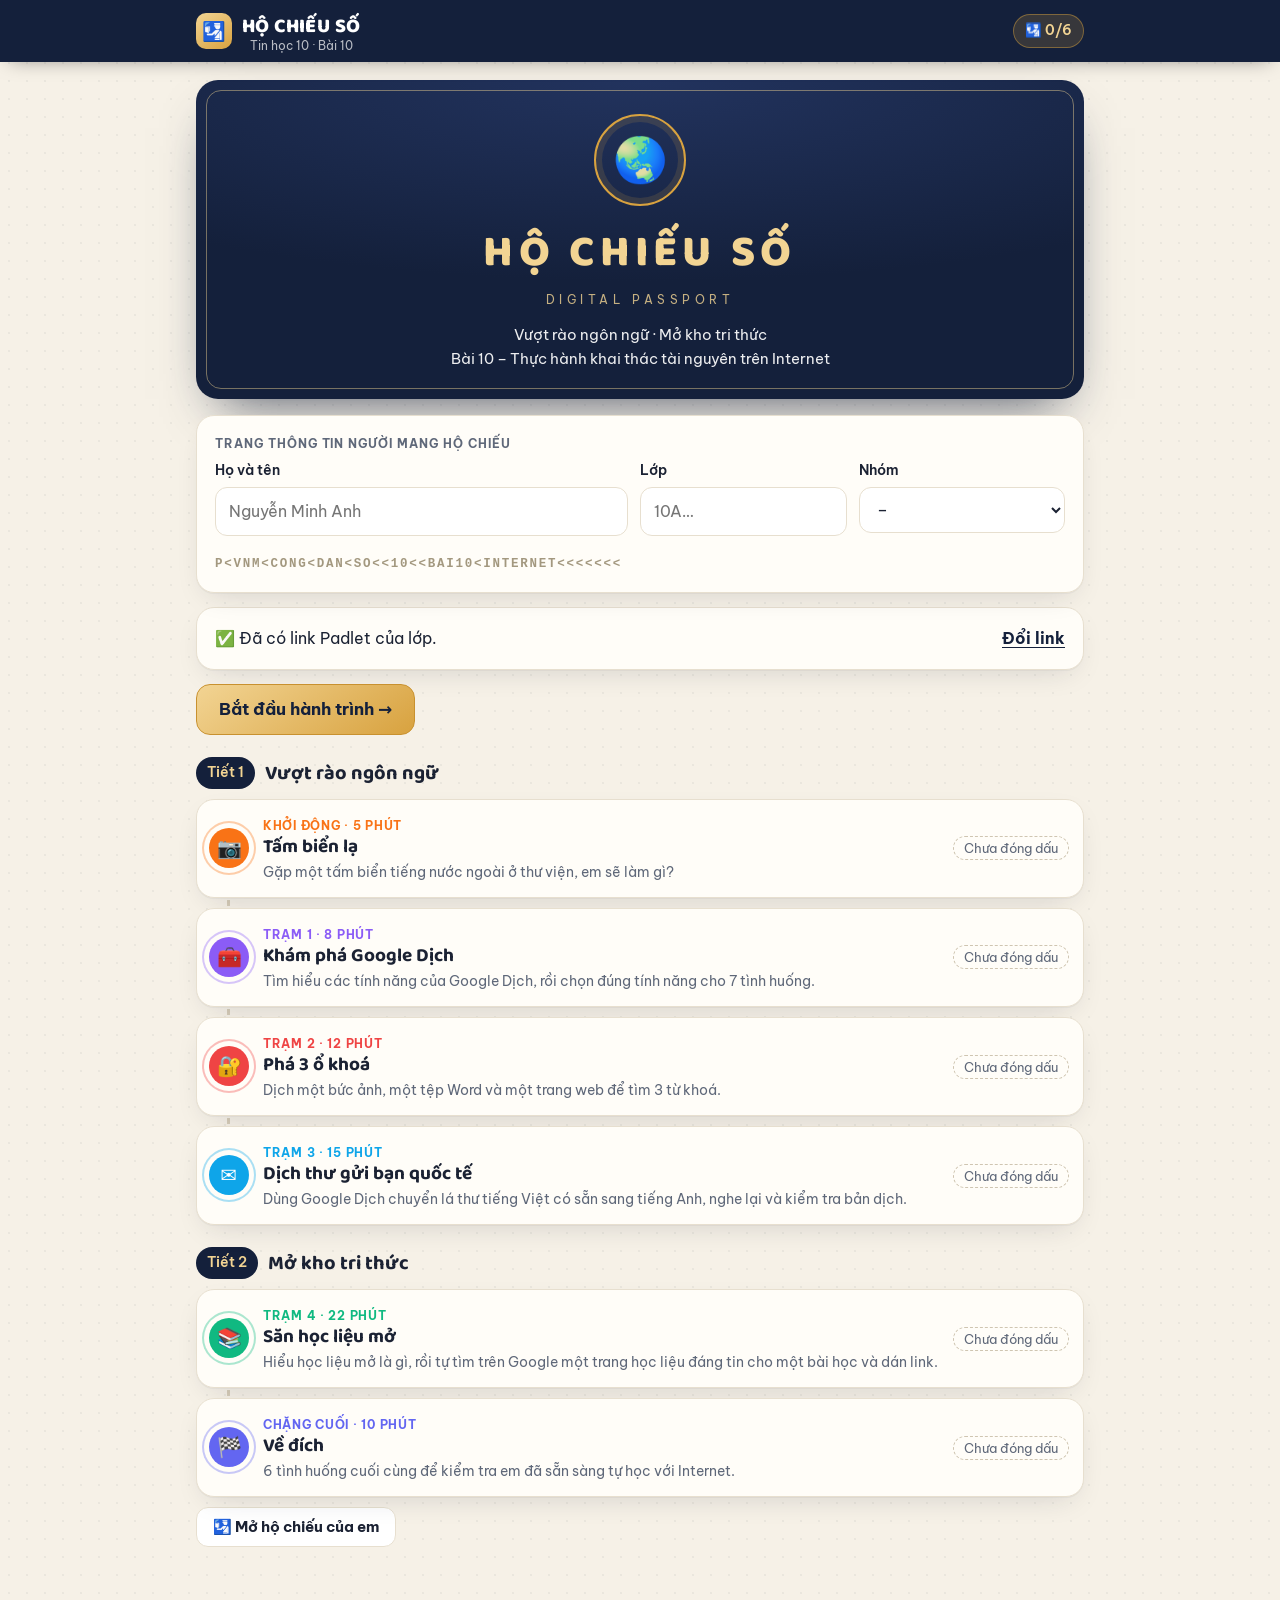
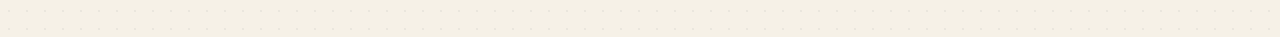
<file: index.html>
<!doctype html>
<html lang="vi">
<head>
<meta charset="utf-8">
<meta name="viewport" content="width=device-width, initial-scale=1">
<title>Hộ chiếu số – Bài 10</title>
<meta name="description" content="Hành trình khai thác tài nguyên trên Internet – Tin học 10">
<link rel="preconnect" href="https://fonts.googleapis.com">
<link rel="preconnect" href="https://fonts.gstatic.com" crossorigin>
<link href="https://fonts.googleapis.com/css2?family=Baloo+2:wght@600;700;800&family=Be+Vietnam+Pro:wght@400;500;600;700&display=swap" rel="stylesheet">
<link rel="stylesheet" href="css/style.css">
</head>
<body>
<header class="bar">
  <div class="bar-in">
    <button class="logo" data-nav="home" aria-label="Về bản đồ hành trình">
      <span class="logo-mark" aria-hidden="true">🛂</span>
      <span><b>HỘ CHIẾU SỐ</b><small>Tin học 10 · Bài 10</small></span>
    </button>
    <div class="bar-right">
      <span class="who" id="who"></span>
      <button class="pill gold" data-nav="passport" id="stampCount" style="cursor:pointer;background:rgba(216,162,63,.18)">🛂 0/6</button>
    </div>
  </div>
</header>
<main id="app" aria-live="polite"></main>
<div class="toast" id="toast" role="status"></div>

<script src="js/config.js"></script>
<script src="js/data.js"></script>
<script src="js/app.js"></script>
</body>
</html>
</file>
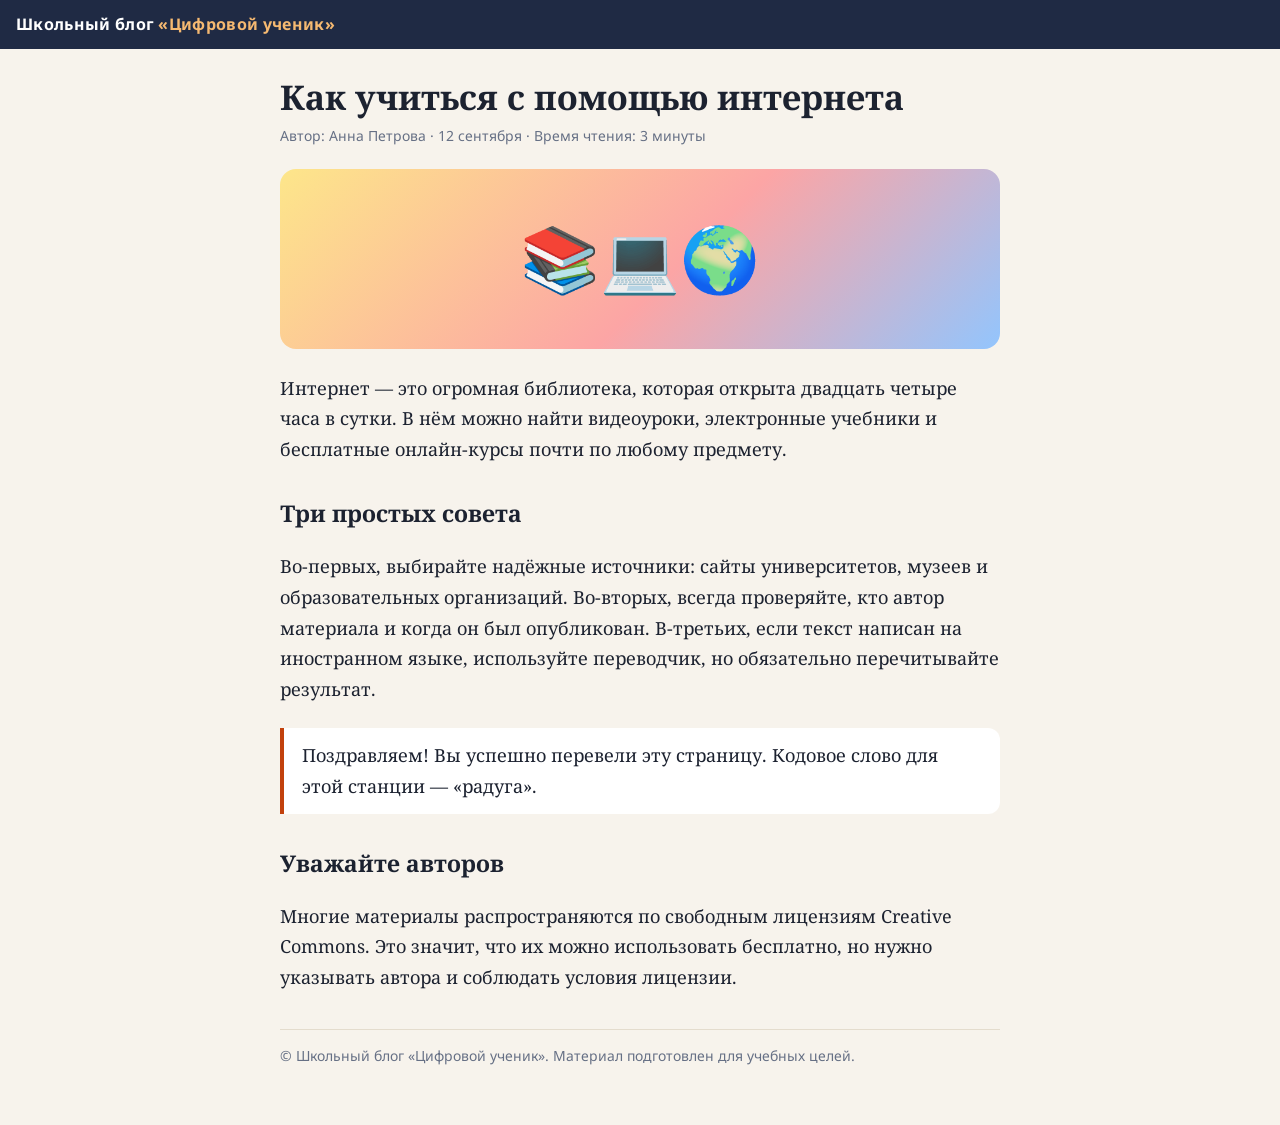
<file: assets/trang-nga.html>
<!doctype html>
<html lang="ru">
<head>
<meta charset="utf-8">
<meta name="viewport" content="width=device-width, initial-scale=1">
<title>Как учиться с помощью интернета – Школьный блог</title>
<!-- Noto Serif / Noto Sans có đủ chữ Nga (Cyrillic) và chữ Việt: khi dịch trang sang tiếng Việt không bị tách dấu -->
<link rel="preconnect" href="https://fonts.googleapis.com">
<link rel="preconnect" href="https://fonts.gstatic.com" crossorigin>
<link href="https://fonts.googleapis.com/css2?family=Noto+Sans:wght@400;700&family=Noto+Serif:wght@400;700&display=swap" rel="stylesheet">
<style>
  :root { --ink: #1c2230; --muted: #667085; --accent: #c2410c; --serif: "Noto Serif", "Times New Roman", serif; --sans: "Noto Sans", "Segoe UI", Arial, sans-serif; }
  body { margin: 0; background: #f7f3ec; color: var(--ink); font: 18px/1.7 var(--serif); }
  header { background: #1f2a44; color: #fff; padding: 14px 16px; font: 700 16px/1.3 var(--sans); letter-spacing: .02em; }
  header span { color: #f5b971; }
  article { max-width: 720px; margin: 0 auto; padding: 28px 16px 60px; }
  h1 { font-size: 34px; line-height: 1.2; margin: 0 0 8px; }
  .meta { color: var(--muted); font: 14px var(--sans); margin-bottom: 24px; }
  figure { margin: 0 0 24px; background: linear-gradient(135deg, #fde68a, #fca5a5 55%, #93c5fd); border-radius: 16px; height: 180px; display: grid; place-items: center; font-size: 64px; }
  h2 { font-size: 23px; margin: 30px 0 8px; }
  blockquote { margin: 24px 0; padding: 12px 18px; border-left: 4px solid var(--accent); background: #fff; border-radius: 0 12px 12px 0; }
  footer { color: var(--muted); font: 14px var(--sans); border-top: 1px solid #e4dccd; padding-top: 16px; margin-top: 36px; }
</style>
</head>
<body>
<header>Школьный блог <span>«Цифровой ученик»</span></header>
<article>
  <h1>Как учиться с помощью интернета</h1>
  <div class="meta">Автор: Анна Петрова · 12 сентября · Время чтения: 3 минуты</div>
  <figure aria-hidden="true">📚💻🌍</figure>
  <p>Интернет — это огромная библиотека, которая открыта двадцать четыре часа в сутки. В нём можно найти видеоуроки, электронные учебники и бесплатные онлайн-курсы почти по любому предмету.</p>
  <h2>Три простых совета</h2>
  <p>Во-первых, выбирайте надёжные источники: сайты университетов, музеев и образовательных организаций. Во-вторых, всегда проверяйте, кто автор материала и когда он был опубликован. В-третьих, если текст написан на иностранном языке, используйте переводчик, но обязательно перечитывайте результат.</p>
  <blockquote>Поздравляем! Вы успешно перевели эту страницу. Кодовое слово для этой станции — «радуга».</blockquote>
  <h2>Уважайте авторов</h2>
  <p>Многие материалы распространяются по свободным лицензиям Creative Commons. Это значит, что их можно использовать бесплатно, но нужно указывать автора и соблюдать условия лицензии.</p>
  <footer>© Школьный блог «Цифровой ученик». Материал подготовлен для учебных целей.</footer>
</article>
</body>
</html>
</file>
<file: css/style.css>
/* ============ HỘ CHIẾU SỐ – giao diện ============ */
:root {
  --paper: #f6f1e7;
  --paper-2: #efe7d8;
  --card: #fffdf8;
  --ink: #1b2233;
  --muted: #5f6879;
  --line: #e7dfcf;
  --navy: #14203b;
  --navy-2: #22335e;
  --gold: #d8a23f;
  --gold-2: #f2d493;
  --ok: #15803d;
  --ok-soft: #e4f6ea;
  --bad: #c2410c;
  --bad-soft: #fdece4;
  --c: #14203b; /* màu trạm hiện tại */
  --r: 18px;
  --shadow: 0 1px 0 rgba(27, 34, 51, .04), 0 10px 30px -12px rgba(27, 34, 51, .18);
  --head: "Baloo 2", "Be Vietnam Pro", system-ui, sans-serif;
  --body: "Be Vietnam Pro", "Segoe UI", system-ui, -apple-system, Roboto, sans-serif;
}
* { box-sizing: border-box; }
html { -webkit-text-size-adjust: 100%; }
body {
  margin: 0; color: var(--ink); font: 16px/1.6 var(--body);
  background: var(--paper) radial-gradient(rgba(27, 34, 51, .05) 1px, transparent 1.2px) 0 0 / 18px 18px;
  min-height: 100vh;
}
img { max-width: 100%; display: block; }
a { color: inherit; }
button, input, select, textarea { font: inherit; color: inherit; }
h1, h2, h3 { font-family: var(--head); line-height: 1.15; margin: 0; letter-spacing: -.005em; }
h1 { font-size: clamp(28px, 6vw, 40px); font-weight: 800; }
h2 { font-size: 23px; font-weight: 700; }
h3 { font-size: 19px; font-weight: 700; }
p { margin: 0 0 10px; }
.muted { color: var(--muted); }
.small { font-size: 14px; }
.hidden { display: none !important; }
:focus-visible { outline: 3px solid var(--gold); outline-offset: 2px; border-radius: 8px; }

/* ---------- thanh trên ---------- */
.bar { position: sticky; top: 0; z-index: 20; background: var(--navy); color: #fff; box-shadow: 0 6px 20px -10px rgba(0, 0, 0, .5); }
.bar-in { max-width: 920px; margin: 0 auto; padding: 10px 16px; display: flex; align-items: center; gap: 12px; }
.logo { display: flex; align-items: center; gap: 10px; text-decoration: none; background: none; border: 0; cursor: pointer; padding: 0; color: #fff; }
.logo-mark { width: 36px; height: 36px; border-radius: 10px; background: linear-gradient(145deg, var(--gold-2), var(--gold)); color: var(--navy); display: grid; place-items: center; font-size: 19px; }
.logo b { font-family: var(--head); font-size: 20px; font-weight: 800; letter-spacing: .02em; }
.logo small { display: block; font-size: 11.5px; opacity: .7; line-height: 1; margin-top: -2px; }
.bar-right { margin-left: auto; display: flex; align-items: center; gap: 8px; }
.pill { display: inline-flex; align-items: center; gap: 6px; padding: 5px 11px; border-radius: 999px; font-size: 13.5px; font-weight: 600; }
.pill.gold { background: rgba(216, 162, 63, .18); color: var(--gold-2); border: 1px solid rgba(216, 162, 63, .45); }
.bar .who { font-size: 13.5px; opacity: .85; max-width: 38vw; overflow: hidden; text-overflow: ellipsis; white-space: nowrap; }
.logo b, .logo small, .pill { white-space: nowrap; }
@media (max-width: 560px) {
  .bar .who, .logo small { display: none; }
  .logo b { font-size: 18px; }
  .logo-mark { width: 32px; height: 32px; font-size: 17px; }
}

main { max-width: 920px; margin: 0 auto; padding: 18px 16px 90px; }
.view { animation: rise .35s ease both; }
@keyframes rise { from { opacity: 0; transform: translateY(10px); } to { opacity: 1; transform: none; } }

/* ---------- thẻ & nút ---------- */
.card { background: var(--card); border: 1px solid var(--line); border-radius: var(--r); box-shadow: var(--shadow); padding: 18px; margin: 0 0 14px; }
.card.tint { background: color-mix(in srgb, var(--c) 7%, var(--card)); border-color: color-mix(in srgb, var(--c) 22%, var(--line)); }
.label { font-size: 12px; font-weight: 700; letter-spacing: .08em; text-transform: uppercase; color: var(--muted); margin-bottom: 6px; }
.row { display: flex; gap: 8px; flex-wrap: wrap; align-items: center; }
.grid2 { display: grid; grid-template-columns: 1fr 1fr; gap: 14px; }
@media (max-width: 680px) { .grid2 { grid-template-columns: 1fr; } }

.btn {
  display: inline-flex; align-items: center; justify-content: center; gap: 8px; cursor: pointer; text-decoration: none;
  border: 1.5px solid var(--line); background: #fff; color: var(--ink); border-radius: 12px;
  padding: 10px 16px; font-weight: 650; font-size: 15px; line-height: 1.2; transition: transform .08s, box-shadow .15s, background .15s;
}
.btn:hover { box-shadow: 0 4px 14px -6px rgba(27, 34, 51, .35); }
.btn:active { transform: translateY(1px); }
.btn.navy { background: var(--navy); border-color: var(--navy); color: #fff; }
.btn.go { background: var(--c); border-color: var(--c); color: #fff; }
.btn.gold { background: linear-gradient(145deg, var(--gold-2), var(--gold)); border-color: #c8912f; color: var(--navy); }
.btn.ghost { background: transparent; }
.btn.big { padding: 14px 22px; font-size: 17px; border-radius: 14px; }
.btn:disabled, .btn.disabled { opacity: .45; cursor: not-allowed; box-shadow: none; }
.btn.disabled { pointer-events: none; }
textarea:disabled, input:disabled { background: var(--paper-2); cursor: not-allowed; }
.link { background: none; border: 0; padding: 0; color: var(--c); font-weight: 650; cursor: pointer; text-decoration: underline; text-underline-offset: 3px; }

input[type=text], input[type=url], select, textarea {
  width: 100%; border: 1.5px solid var(--line); background: #fff; border-radius: 12px; padding: 11px 13px; transition: border-color .15s;
}
textarea { min-height: 96px; resize: vertical; line-height: 1.5; }
input:focus, select:focus, textarea:focus { outline: none; border-color: var(--c); box-shadow: 0 0 0 3px color-mix(in srgb, var(--c) 18%, transparent); }
.field { margin: 0 0 12px; }
.field > span { display: block; font-size: 14px; font-weight: 600; margin-bottom: 5px; }

/* ---------- bìa hộ chiếu ---------- */
.cover {
  position: relative; overflow: hidden; border-radius: 22px; color: var(--gold-2); text-align: center;
  padding: 34px 20px 28px; margin-bottom: 16px;
  background: radial-gradient(120% 90% at 50% 0%, var(--navy-2), var(--navy) 70%);
  box-shadow: 0 24px 50px -24px rgba(20, 32, 59, .8);
}
.cover::before { content: ""; position: absolute; inset: 10px; border: 1.5px solid rgba(242, 212, 147, .45); border-radius: 15px; pointer-events: none; }
.cover .emblem {
  width: 92px; height: 92px; margin: 0 auto 12px; border-radius: 50%; display: grid; place-items: center; font-size: 44px;
  border: 2px solid var(--gold); box-shadow: inset 0 0 0 6px rgba(216, 162, 63, .15);
}
.cover .t1 { font-family: var(--head); font-size: clamp(30px, 7vw, 44px); font-weight: 800; letter-spacing: .12em; color: var(--gold-2); }
.cover .t2 { letter-spacing: .38em; font-size: 12px; opacity: .8; margin-top: 2px; }
.cover .t3 { color: #fff; opacity: .92; margin-top: 14px; font-size: 15px; }
.datapage { position: relative; overflow: hidden; }
.datapage .mrz { font: 600 12.5px/1.4 ui-monospace, Consolas, monospace; letter-spacing: .14em; color: #a3987f; margin-top: 8px; word-break: break-all; }
.idgrid { display: grid; grid-template-columns: 2fr 1fr 1fr; gap: 12px; }
@media (max-width: 560px) { .idgrid { grid-template-columns: 1fr 1fr; } .idgrid .full { grid-column: 1 / -1; } }

/* ---------- bản đồ hành trình ---------- */
.part { display: flex; align-items: center; gap: 10px; margin: 22px 0 10px; }
.part b { font-family: var(--head); font-size: 20px; }
.part .pill { background: var(--navy); color: var(--gold-2); }
.route { list-style: none; margin: 0; padding: 0; position: relative; }
.route::before { content: ""; position: absolute; left: 31px; top: 10px; bottom: 10px; border-left: 3px dashed #d6ccb8; }
.stop { position: relative; display: flex; align-items: center; gap: 14px; width: 100%; text-align: left; cursor: pointer;
  background: var(--card); border: 1px solid var(--line); border-radius: var(--r); padding: 12px 14px 12px 12px; margin: 0 0 10px; box-shadow: var(--shadow); transition: transform .12s, border-color .15s; }
.stop:hover { transform: translateX(3px); border-color: var(--sc); }
.stop .node { flex: 0 0 40px; height: 40px; border-radius: 50%; display: grid; place-items: center; font-size: 20px; background: var(--sc); color: #fff; box-shadow: 0 0 0 5px var(--card), 0 0 0 7px color-mix(in srgb, var(--sc) 35%, transparent); z-index: 1; }
.stop .txt { flex: 1; min-width: 0; }
.stop .no { font-size: 12px; font-weight: 700; letter-spacing: .06em; text-transform: uppercase; color: var(--sc); }
.stop .nm { font-family: var(--head); font-weight: 700; font-size: 19px; line-height: 1.15; }
.stop .gl { font-size: 13.5px; color: var(--muted); }
.stop .st { flex: 0 0 auto; }
.stop .mini-stamp { width: 54px; height: 54px; transform: rotate(-10deg); }
.stop .todo { font-size: 13px; color: var(--muted); border: 1.5px dashed #cfc5b1; border-radius: 999px; padding: 3px 10px; white-space: nowrap; }

/* ---------- đầu trạm ---------- */
.hero {
  position: relative; overflow: hidden; color: #fff; border-radius: 22px; padding: 20px 20px 22px; margin-bottom: 16px;
  background: linear-gradient(135deg, var(--c), color-mix(in srgb, var(--c) 60%, #14203b));
  box-shadow: 0 20px 40px -24px color-mix(in srgb, var(--c) 80%, #000);
}
.hero::after { content: attr(data-emoji); position: absolute; right: -10px; bottom: -28px; font-size: 130px; opacity: .18; transform: rotate(-12deg); }
.hero .back { background: rgba(255, 255, 255, .16); border: 1px solid rgba(255, 255, 255, .3); color: #fff; border-radius: 999px; padding: 5px 12px; font-size: 14px; cursor: pointer; margin-bottom: 12px; }
.hero .meta { font-size: 13px; font-weight: 700; letter-spacing: .08em; text-transform: uppercase; opacity: .9; }
.hero h1 { color: #fff; margin: 2px 0 6px; }
.hero p { margin: 0; max-width: 560px; opacity: .95; }
.progressbar { height: 8px; background: rgba(255, 255, 255, .25); border-radius: 99px; overflow: hidden; margin-top: 14px; max-width: 360px; }
.progressbar i { display: block; height: 100%; background: #fff; border-radius: 99px; transition: width .4s; }

/* ---------- bước ---------- */
.steps { list-style: none; counter-reset: s; padding: 0; margin: 8px 0 12px; }
.steps li { counter-increment: s; position: relative; padding: 6px 0 6px 40px; }
.steps li::before { content: counter(s); position: absolute; left: 0; top: 5px; width: 28px; height: 28px; border-radius: 50%; background: color-mix(in srgb, var(--c) 14%, #fff); color: var(--c); font-weight: 800; display: grid; place-items: center; font-size: 14px; }

/* ---------- lựa chọn ---------- */
.opts { display: grid; gap: 8px; grid-template-columns: 1fr 1fr; }
.opts.one { grid-template-columns: 1fr; }
@media (max-width: 560px) { .opts { grid-template-columns: 1fr; } }
.opt { display: flex; gap: 10px; align-items: center; text-align: left; cursor: pointer; background: #fff; border: 1.5px solid var(--line); border-radius: 12px; padding: 10px 12px; transition: border-color .12s, background .12s, transform .08s; }
.opt:hover:not(:disabled) { border-color: var(--c); transform: translateY(-1px); }
.opt .k { flex: 0 0 30px; height: 30px; border-radius: 9px; display: grid; place-items: center; background: var(--paper-2); font-weight: 800; font-size: 15px; }
.opt.sel { border-color: var(--c); background: color-mix(in srgb, var(--c) 9%, #fff); }
.opt.right { border-color: var(--ok); background: var(--ok-soft); }
.opt.right .k { background: var(--ok); color: #fff; }
.opt.wrong { border-color: var(--bad); background: var(--bad-soft); }
.opt.wrong .k { background: var(--bad); color: #fff; }
.opt:disabled { cursor: default; }
.fb { border-radius: 12px; padding: 10px 13px; margin-top: 10px; font-size: 15px; }
.fb.ok { background: var(--ok-soft); color: #14532d; }
.fb.no { background: var(--bad-soft); color: #7c2d12; }
.fb.info { background: color-mix(in srgb, var(--c) 9%, #fff); }

.qcard { position: relative; }
.qcard .num { position: absolute; top: -10px; left: 16px; background: var(--c); color: #fff; font-weight: 800; font-size: 13px; border-radius: 999px; padding: 2px 10px; }
.qcard .q { font-weight: 650; font-size: 17px; margin: 6px 0 12px; }

/* ---------- ô mã ---------- */
.codebox { display: flex; gap: 8px; }
.codebox input { font-size: 18px; font-weight: 600; letter-spacing: .02em; }
.codebox .btn { flex: 0 0 auto; }
.shake { animation: shake .4s; }
@keyframes shake { 20%, 60% { transform: translateX(-6px); } 40%, 80% { transform: translateX(6px); } }

/* ---------- ổ khoá ---------- */
.lock { position: relative; }
.lock .lk-head { display: flex; align-items: center; gap: 12px; margin-bottom: 8px; }
.lock .padlock { width: 50px; height: 50px; flex: 0 0 50px; border-radius: 14px; display: grid; place-items: center; font-size: 26px; background: var(--bad-soft); transition: transform .3s; }
.lock.open .padlock { background: var(--ok-soft); transform: rotate(-8deg) scale(1.05); }
.lock .tag { font-size: 12.5px; font-weight: 700; border-radius: 999px; padding: 2px 9px; background: var(--paper-2); }
.lock.open { border-color: #9fd8b2; }
.preview { border-radius: 14px; overflow: hidden; border: 1px solid var(--line); margin: 10px 0; background: #fff; }
.preview img { width: 100%; max-height: 520px; object-fit: contain; background: #111; }

/* ---------- bàn dịch ---------- */
.stepper { display: grid; gap: 12px; }
.dstep { border-left: 4px solid color-mix(in srgb, var(--c) 30%, var(--line)); padding: 2px 0 4px 14px; }
.dstep.done { border-left-color: var(--ok); }
.dstep h3 { display: flex; align-items: center; gap: 8px; margin-bottom: 8px; }
.dstep h3 .n { width: 28px; height: 28px; border-radius: 50%; background: var(--c); color: #fff; font-size: 15px; display: grid; place-items: center; }
.dstep.done h3 .n { background: var(--ok); }
.compare { display: grid; grid-template-columns: 1fr 1fr; gap: 10px; }
.compare > div { background: #fff; border: 1px solid var(--line); border-radius: 12px; padding: 10px 12px; font-size: 15px; min-height: 64px; white-space: pre-wrap; }
@media (max-width: 560px) { .compare { grid-template-columns: 1fr; } }
.tips { display: grid; grid-template-columns: repeat(auto-fit, minmax(190px, 1fr)); gap: 10px; }
@media (max-width: 560px) { .tips { grid-template-columns: 1fr 1fr; } .tip { font-size: 13.5px; padding: 10px; } .tip b { font-size: 15.5px; } }
.tip { background: #fff; border: 1px solid var(--line); border-radius: 14px; padding: 12px; font-size: 14.5px; }
.tip b { display: block; font-family: var(--head); font-size: 17px; color: var(--c); }
.checks label { display: flex; gap: 10px; align-items: flex-start; padding: 6px 0; cursor: pointer; }
.checks input { width: 20px; height: 20px; margin-top: 3px; accent-color: var(--c); flex: 0 0 auto; }

/* ---------- thẻ kết quả để dán Padlet ---------- */
.ticket { background: #fff; border: 2px dashed color-mix(in srgb, var(--c) 45%, var(--line)); border-radius: 16px; padding: 14px 16px; white-space: pre-wrap; font-size: 15px; line-height: 1.55; }
.submit-box { background: var(--navy); color: #fff; border-radius: 18px; padding: 16px; margin-top: 12px; }
.submit-box h3 { color: var(--gold-2); margin-bottom: 6px; }
.submit-box ol { margin: 6px 0 12px; padding-left: 20px; }
.submit-box .btn { border-color: transparent; }
.submit-box .note { font-size: 13.5px; opacity: .8; }

/* ---------- thẻ nhu cầu ---------- */
.needs { display: grid; grid-template-columns: repeat(8, 1fr); gap: 8px; }
@media (max-width: 560px) { .needs { grid-template-columns: repeat(4, 1fr); } }
.needs button { height: 72px; border-radius: 12px; border: 1.5px solid var(--line); background: linear-gradient(160deg, #fff, var(--paper-2)); cursor: pointer; font-family: var(--head); font-size: 26px; font-weight: 800; color: var(--c); display: grid; place-items: center; }
.needs button[aria-pressed="true"] { background: var(--c); color: #fff; border-color: var(--c); transform: translateY(-3px); box-shadow: var(--shadow); }
.needcard { position: relative; border-radius: 20px; padding: 22px 20px 20px 20px; color: #fff; background: linear-gradient(150deg, var(--c), color-mix(in srgb, var(--c) 55%, #14203b)); margin-top: 12px; }
.needcard .big { font-size: 40px; line-height: 1; }
.needcard .q { font-family: var(--head); font-size: 23px; font-weight: 700; line-height: 1.25; margin: 10px 0 0; }
.needcard .corner { position: absolute; top: 14px; right: 16px; font-family: var(--head); font-weight: 800; opacity: .75; }
.repos { display: grid; grid-template-columns: repeat(auto-fill, minmax(210px, 1fr)); gap: 10px; }
.repo { display: block; text-decoration: none; background: #fff; border: 1.5px solid var(--line); border-radius: 14px; padding: 11px 13px; transition: border-color .12s, transform .1s; }
.repo:hover { border-color: var(--c); transform: translateY(-2px); }
.repo b { display: block; font-size: 15.5px; }
.repo span { display: block; font-size: 13px; color: var(--muted); }
.repo em { font-style: normal; font-size: 12px; font-weight: 700; color: var(--c); }
.repo.hot { border-color: var(--c); box-shadow: 0 0 0 3px color-mix(in srgb, var(--c) 15%, transparent); }
.stars { display: flex; gap: 4px; }
.stars button { background: none; border: 0; font-size: 28px; cursor: pointer; filter: grayscale(1); opacity: .45; padding: 0 2px; }
.stars button.on { filter: none; opacity: 1; }
.seg { display: inline-flex; background: var(--paper-2); border-radius: 12px; padding: 3px; gap: 3px; flex-wrap: wrap; }
.seg button { border: 0; background: transparent; border-radius: 9px; padding: 7px 12px; cursor: pointer; font-weight: 600; font-size: 14px; }
.seg button[aria-pressed="true"] { background: #fff; box-shadow: 0 1px 4px rgba(0, 0, 0, .12); color: var(--c); }


/* ---------- hướng dẫn từng bước ---------- */
.step-no { display: inline-block; font-size: 12.5px; font-weight: 800; letter-spacing: .08em; text-transform: uppercase; color: var(--c); background: color-mix(in srgb, var(--c) 12%, #fff); border-radius: 999px; padding: 3px 11px; margin-bottom: 6px; }
.guide { background: color-mix(in srgb, var(--c) 6%, #fff); border: 1px dashed color-mix(in srgb, var(--c) 35%, var(--line)); border-radius: 14px; padding: 10px 14px; margin: 0 0 12px; font-size: 15px; }
.guide ol { margin: 4px 0 0; padding-left: 20px; }
.guide li { margin: 2px 0; }
.guide .when { margin-top: 8px; padding-top: 8px; border-top: 1px dashed color-mix(in srgb, var(--c) 30%, var(--line)); color: #3f4a5c; }
.dstep.card { border-left: 5px solid color-mix(in srgb, var(--c) 35%, var(--line)); }
.dstep.card.done { border-left-color: var(--ok); }
.dstep.locked { opacity: .5; pointer-events: none; filter: grayscale(.4); }
.flow { display: flex; flex-wrap: wrap; align-items: center; gap: 6px; font-size: 14.5px; }
.flow span { background: #fff; border: 1.5px solid color-mix(in srgb, var(--c) 35%, var(--line)); border-radius: 999px; padding: 5px 12px; font-weight: 650; }
.flow b { color: var(--c); font-size: 13px; }
.rules { list-style: none; padding: 10px 12px; margin: 8px 0 0; background: var(--paper-2); border-radius: 12px; font-size: 14.5px; }
.rules li { padding: 3px 0; color: #5a4a3a; }
.rules li.ok { color: var(--ok); }
.needcard .kw { margin: 12px 0 0; font-size: 15px; opacity: .95; }
.grid3 { display: grid; grid-template-columns: repeat(3, 1fr); gap: 12px; }
@media (max-width: 760px) { .grid3 { grid-template-columns: 1fr; } }
.where-box { margin-top: 4px; }


/* ---------- Trạm 5: dấu hiệu trang đáng tin ---------- */
.signs { border-radius: 14px; padding: 12px 14px; font-size: 14.5px; }
.signs ul { margin: 6px 0 0; padding-left: 18px; }
.signs.good { background: var(--ok-soft); color: #14532d; }
.signs.bad { background: var(--bad-soft); color: #7c2d12; }
.ticket.full { max-height: 380px; overflow: auto; font-size: 14.5px; }

/* ---------- Trạm 3: lá thư ---------- */
.outline { display: grid; grid-template-columns: repeat(auto-fit, minmax(160px, 1fr)); gap: 8px; margin: 0 0 12px; }
.outline div { background: #fff; border: 1px solid var(--line); border-radius: 12px; padding: 8px 10px; font-size: 14px; }
.outline b { display: block; color: var(--c); font-size: 14.5px; }
.outline span { color: var(--muted); }
textarea.letter { min-height: 220px; font-size: 16px; line-height: 1.65; }
.wc { display: flex; align-items: center; gap: 12px; margin-top: 8px; font-size: 14.5px; }
.wc-bar { flex: 0 0 140px; height: 8px; background: var(--paper-2); border-radius: 99px; overflow: hidden; }
.wc-bar i { display: block; height: 100%; background: var(--c); border-radius: 99px; transition: width .2s; }

/* ---------- Trạm 5: chọn bài học, chọn kho ---------- */
.topics { display: grid; grid-template-columns: repeat(4, 1fr); gap: 8px; }
@media (max-width: 760px) { .topics { grid-template-columns: 1fr 1fr; } }
.topic { display: flex; gap: 10px; align-items: center; text-align: left; cursor: pointer; background: #fff; border: 1.5px solid var(--line); border-radius: 14px; padding: 10px; transition: border-color .12s, transform .1s; }
.topic:hover { border-color: var(--c); transform: translateY(-1px); }
.topic .ti { font-size: 26px; flex: 0 0 auto; }
.topic small { display: block; font-size: 12px; font-weight: 700; color: var(--c); text-transform: uppercase; letter-spacing: .04em; }
.topic b { display: block; font-size: 14.5px; line-height: 1.3; }
.topic[aria-pressed="true"] { background: var(--c); border-color: var(--c); color: #fff; }
.topic[aria-pressed="true"] small { color: #fff; opacity: .85; }
.kwline { margin: 10px 0 0; font-size: 15px; }
.repo-pick { display: grid; grid-template-columns: repeat(auto-fill, minmax(200px, 1fr)); gap: 10px; }
.repo-pick .repo { position: relative; text-align: left; cursor: pointer; font: inherit; }
.repo.sel { border-color: var(--c); background: color-mix(in srgb, var(--c) 9%, #fff); box-shadow: 0 0 0 3px color-mix(in srgb, var(--c) 18%, transparent); }
.hot-tag { position: absolute; top: -9px; right: 10px; background: var(--c); color: #fff !important; font-style: normal; font-size: 11.5px; font-weight: 800; border-radius: 999px; padding: 1px 8px; }
.howto { margin-top: 12px; background: color-mix(in srgb, var(--c) 6%, #fff); border-radius: 14px; padding: 12px 14px; }

/* ---------- tính năng Google Dịch & ảnh minh hoạ ---------- */
.feats { display: grid; grid-template-columns: repeat(2, 1fr); gap: 12px; }
@media (max-width: 680px) { .feats { grid-template-columns: 1fr; } }
.feat { background: var(--card); border: 1px solid var(--line); border-radius: var(--r); box-shadow: var(--shadow); padding: 14px 16px; }
.feat-head { display: flex; gap: 12px; align-items: center; margin-bottom: 8px; }
.feat-ic { flex: 0 0 46px; height: 46px; border-radius: 14px; background: color-mix(in srgb, var(--c) 13%, #fff); display: grid; place-items: center; font-size: 24px; }
.feat .where { font-size: 12px; font-weight: 700; color: var(--c); }
.feat p { margin: 0 0 6px; }
.feat ul { margin: 0; padding-left: 18px; font-size: 14.5px; color: var(--muted); }
.fig { margin: 8px 0 12px; border-radius: 14px; overflow: hidden; border: 1px solid var(--line); background: #fff; }
.fig img { width: 100%; max-height: 300px; object-fit: contain; background: #f4f1ea; }

/* ---------- con dấu ---------- */
.stamp-svg text { font-family: var(--head); font-weight: 800; }
.stamp-overlay { position: fixed; inset: 0; z-index: 60; display: grid; place-items: center; background: rgba(20, 32, 59, .55); backdrop-filter: blur(3px); animation: fade .2s both; cursor: pointer; }
.stamp-overlay .inner { text-align: center; color: #fff; }
.stamp-overlay .stamp-svg { width: min(240px, 60vw); height: auto; animation: thump .55s cubic-bezier(.2, 1.6, .4, 1) both; filter: drop-shadow(0 10px 20px rgba(0, 0, 0, .35)); }
.stamp-overlay .msg { font-family: var(--head); font-size: 28px; font-weight: 800; margin-top: 14px; animation: rise .4s .35s both; }
.stamp-overlay .sub { opacity: .85; animation: rise .4s .45s both; }
@keyframes thump { 0% { transform: scale(2.6) rotate(-30deg); opacity: 0; } 60% { opacity: 1; } 100% { transform: scale(1) rotate(-12deg); opacity: 1; } }
@keyframes fade { from { opacity: 0; } }
.confetti { position: fixed; top: -12px; width: 10px; height: 14px; z-index: 61; border-radius: 2px; animation: fall linear forwards; pointer-events: none; }
@keyframes fall { to { transform: translateY(105vh) rotate(720deg); } }

/* ---------- trang hộ chiếu ---------- */
.stamps { display: grid; grid-template-columns: repeat(4, 1fr); gap: 12px; }
@media (max-width: 560px) { .stamps { grid-template-columns: repeat(3, 1fr); } }
.slot { aspect-ratio: 1; border: 2px dashed #d6ccb8; border-radius: 50%; display: grid; place-items: center; text-align: center; font-size: 12px; color: #a59a83; padding: 8px; }
.slot.filled { border: 0; padding: 0; }
.slot .stamp-svg { width: 100%; height: auto; }
.passport-page { background: #fffdf6 repeating-linear-gradient(0deg, transparent 0 27px, rgba(216, 162, 63, .09) 27px 28px); }
.result-list { list-style: none; padding: 0; margin: 10px 0 0; }
.result-list li { display: flex; justify-content: space-between; gap: 10px; padding: 8px 0; border-bottom: 1px dashed var(--line); }
.result-list li b { white-space: nowrap; }

.toast { position: fixed; left: 50%; bottom: 22px; transform: translateX(-50%) translateY(20px); background: var(--navy); color: #fff; padding: 11px 18px; border-radius: 12px; font-size: 14.5px; opacity: 0; transition: .25s; z-index: 70; pointer-events: none; max-width: 90vw; text-align: center; }
.toast.show { opacity: 1; transform: translateX(-50%) translateY(0); }
.nextbar { display: flex; justify-content: space-between; gap: 10px; margin-top: 18px; flex-wrap: wrap; }

/* ============ TRANG GIÁO VIÊN ============ */
.t main { max-width: 1240px; }
.t .bar-in { max-width: 1240px; flex-wrap: wrap; }
.tabs { display: flex; gap: 6px; overflow-x: auto; padding: 0 16px 10px; max-width: 1240px; margin: 0 auto; scrollbar-width: none; }
.tabs::-webkit-scrollbar { display: none; }
.tabs button { flex: 0 0 auto; border: 1px solid rgba(255, 255, 255, .22); background: transparent; color: #fff; border-radius: 999px; padding: 6px 13px; font-size: 14px; cursor: pointer; white-space: nowrap; }
.tabs button[aria-selected="true"] { background: var(--gold); border-color: var(--gold); color: var(--navy); font-weight: 700; }
.timer { display: flex; align-items: center; gap: 6px; margin-left: auto; flex-wrap: wrap; }
.timer button { border: 1px solid rgba(255, 255, 255, .25); background: rgba(255, 255, 255, .08); color: #fff; border-radius: 9px; padding: 5px 9px; cursor: pointer; font-size: 14px; }
.clock { font: 800 26px/1 var(--head); font-variant-numeric: tabular-nums; min-width: 96px; text-align: center; padding: 6px 10px; border-radius: 10px; background: rgba(255, 255, 255, .1); color: #fff; }
.clock.run { background: var(--gold); color: var(--navy); }
.clock.end { background: #dc2626; animation: blink 1s infinite; }
@keyframes blink { 50% { opacity: .5; } }
.proj { font-size: clamp(18px, 2.1vw, 26px); line-height: 1.45; }
.proj h2 { font-size: clamp(26px, 3vw, 38px); margin-bottom: 10px; }
.qrbox { background: #fff; border-radius: 16px; padding: 14px; display: grid; place-items: center; min-height: 140px; border: 1px solid var(--line); }
.qrcol { display: grid; justify-items: center; gap: 10px; text-align: center; }
.mono { font-family: ui-monospace, Consolas, monospace; font-size: 14px; word-break: break-all; }
table.t { width: 100%; border-collapse: collapse; font-size: 15px; background: #fff; border-radius: 12px; overflow: hidden; }
table.t th, table.t td { border: 1px solid var(--line); padding: 9px 11px; text-align: left; vertical-align: top; }
table.t th { background: var(--navy); color: #fff; font-weight: 600; }
.answer { background: var(--ok-soft); border-radius: 12px; padding: 12px 14px; font-weight: 600; }
.reveal-hide { filter: blur(9px); user-select: none; transition: filter .2s; }
@media print { .bar, .tabs, .no-print { display: none !important; } body { background: #fff; } .card { box-shadow: none; break-inside: avoid; } }
</file>
